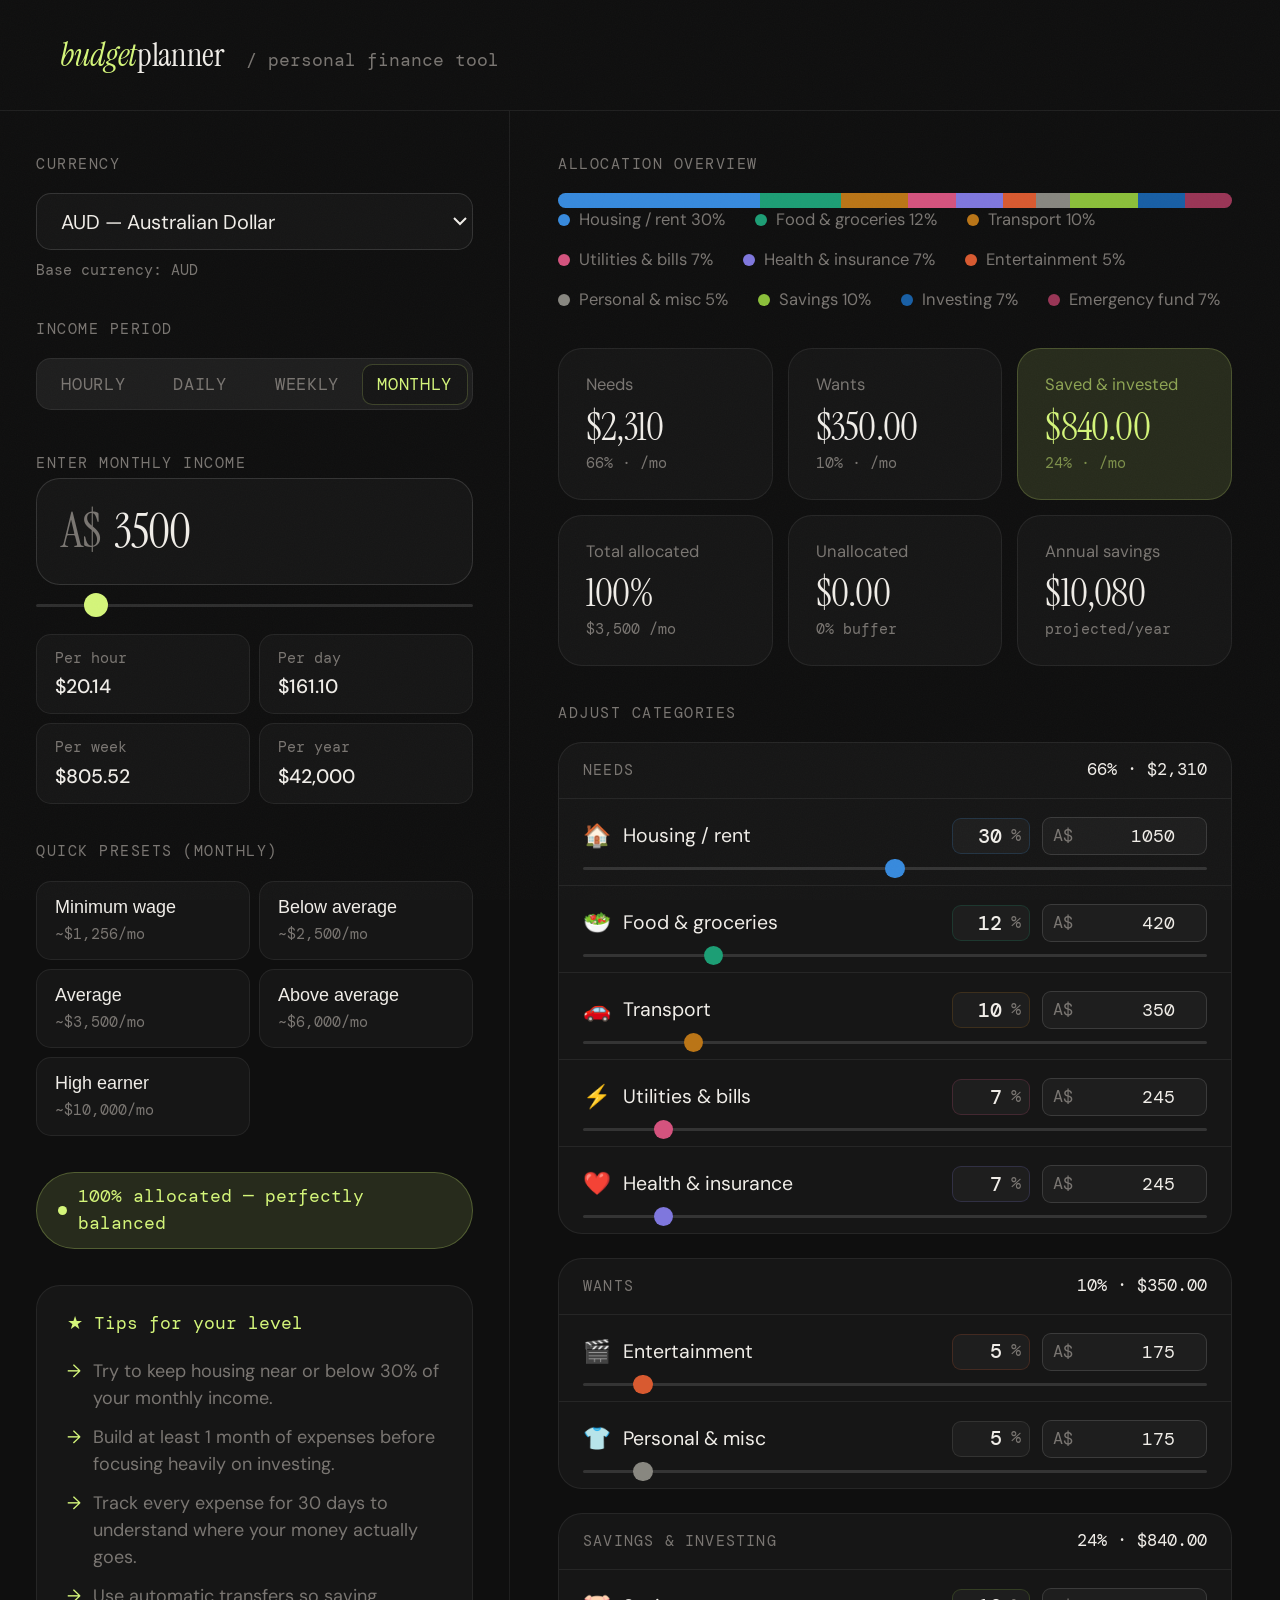
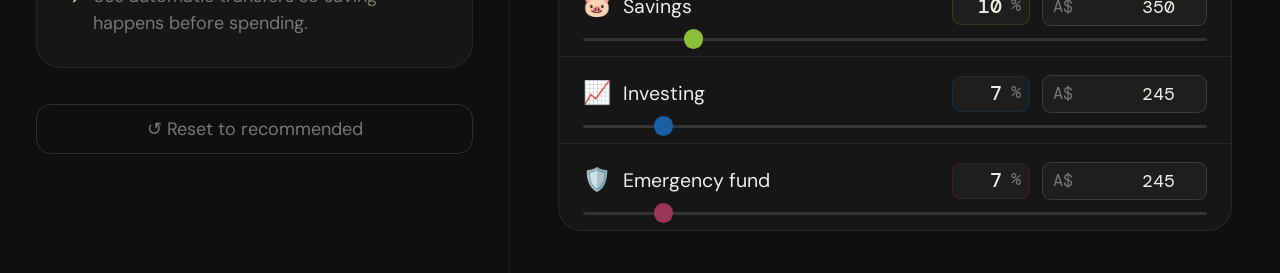
<file: index.html>
<!DOCTYPE html>
<html lang="en">
<head>
  <meta charset="UTF-8" />
  <meta name="viewport" content="width=device-width, initial-scale=1.0" />
  <title>Budget Planner</title>

  <link rel="preconnect" href="https://fonts.googleapis.com" />
  <link rel="preconnect" href="https://fonts.gstatic.com" crossorigin />
  <link href="https://fonts.googleapis.com/css2?family=DM+Mono:wght@400;500&family=Instrument+Serif:ital@0;1&family=DM+Sans:wght@300;400;500;600&display=swap" rel="stylesheet" />
  <link rel="stylesheet" href="style.css" />
</head>
<body>
  <div class="grain" aria-hidden="true"></div>

  <header class="site-header">
    <div class="logo"><em>budget</em>planner</div>
    <div class="logo-sub">/ personal finance tool</div>
  </header>

  <div class="app">
    <aside class="sidebar fade-in">
      <section>
        <div class="section-label">Currency</div>
        <select id="currencySelect" class="currency-select" aria-label="Currency selector"></select>
        <div class="currency-note" id="currencyNote"></div>
      </section>

      <section>
        <div class="section-label">Income period</div>
        <div class="period-tabs" id="periodTabs" role="tablist" aria-label="Income period selector"></div>
      </section>

      <section>
        <label class="section-label" id="incomeLabel" for="incomeInput">Enter monthly income</label>
        <div class="income-input-wrap">
          <span class="income-prefix" id="incomePrefix" aria-hidden="true">$</span>
          <input
            type="number"
            class="income-input"
            id="incomeInput"
            min="0"
            step="1"
            inputmode="decimal"
            placeholder="3500"
          />
        </div>

        <input type="range" id="incomeSlider" min="0" max="30000" step="50" value="3500" aria-label="Income slider" />
        <div class="income-conversions" id="conversionChips"></div>
      </section>

      <section>
        <div class="section-label">Quick presets <span class="muted-small">(monthly)</span></div>
        <div class="preset-grid" id="presetGrid"></div>
      </section>

      <section>
        <div id="statusPill" class="status-pill status-ok" role="status">
          <span class="dot" aria-hidden="true"></span>
          <span id="statusText">—</span>
        </div>
      </section>

      <section class="tip-block">
        <div class="tip-title">★ Tips for your level</div>
        <div id="tipsContent"></div>
      </section>

      <button class="reset-btn" id="resetButton" type="button">↺ Reset to recommended</button>
    </aside>

    <main class="main fade-in">
      <section>
        <div class="section-label">Allocation overview</div>
        <div class="bar-wrap" id="stackedBar"></div>
        <div class="legend-row" id="legendRow"></div>
      </section>

      <section>
        <div class="snapshot-grid" id="snapshotGrid"></div>
      </section>

      <section>
        <div class="section-label">Adjust categories</div>
        <div class="groups" id="groups"></div>
      </section>
    </main>
  </div>
  <script src="script.js"></script>
</body>
</html>
</file>
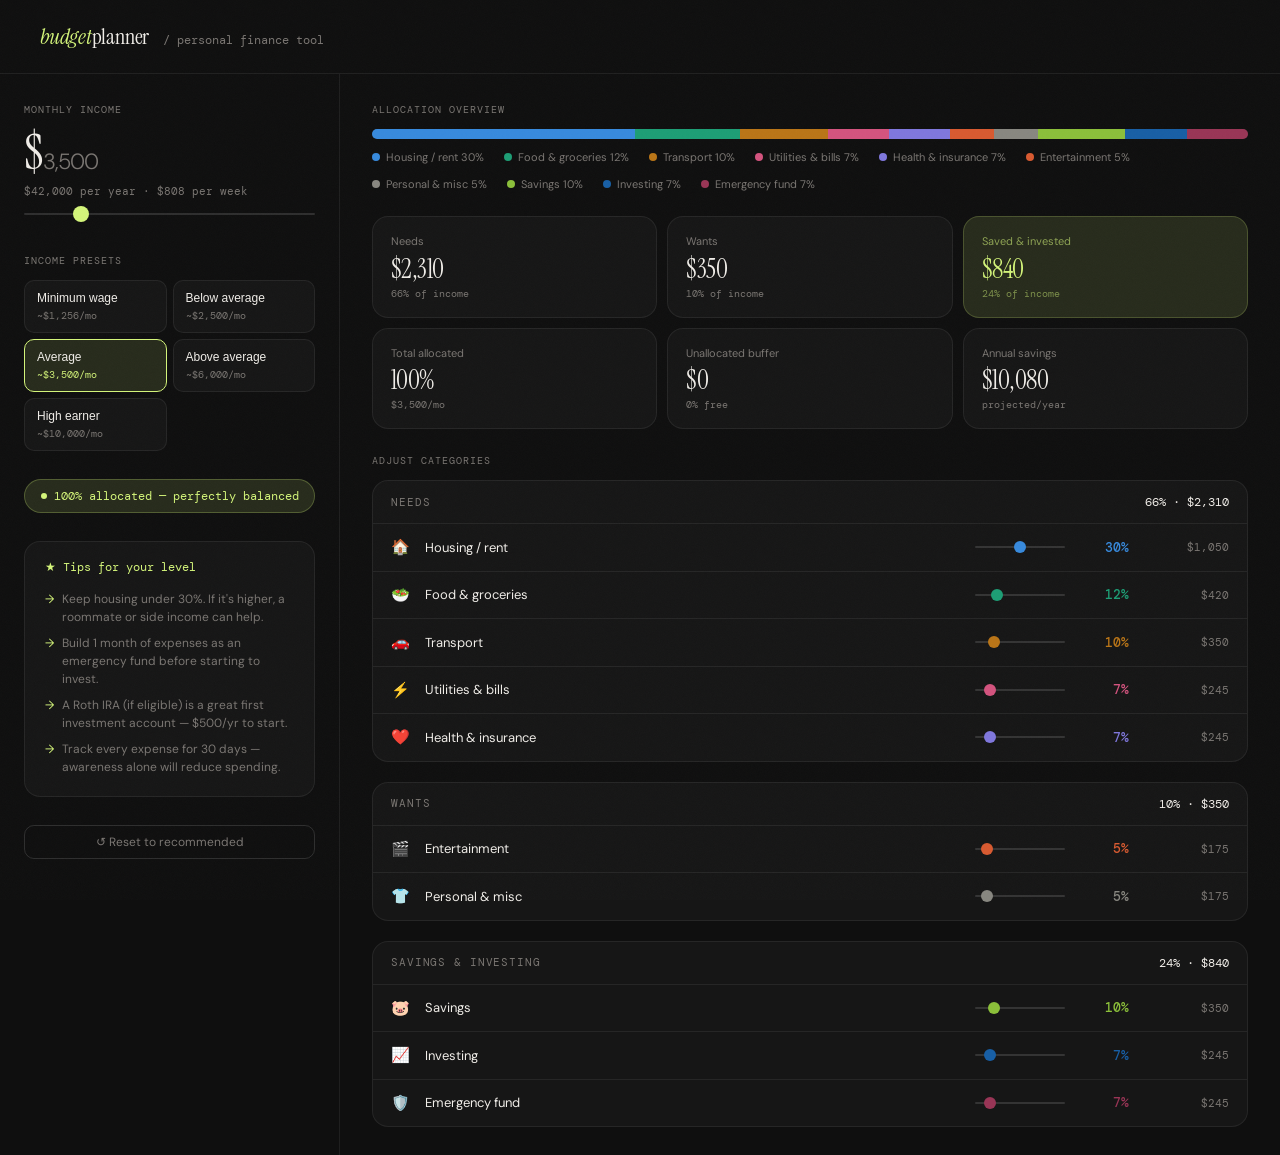
<file: budget-planner.html>
<!DOCTYPE html>
<html lang="en">
<head>
<meta charset="UTF-8">
<meta name="viewport" content="width=device-width, initial-scale=1.0">
<title>Budget Planner</title>
<link rel="preconnect" href="https://fonts.googleapis.com">
<link rel="preconnect" href="https://fonts.gstatic.com" crossorigin>
<link href="https://fonts.googleapis.com/css2?family=DM+Mono:wght@400;500&family=Instrument+Serif:ital@0;1&family=DM+Sans:wght@300;400;500&display=swap" rel="stylesheet">
<style>
:root {
  --bg: #0f0f0f;
  --surface: #161616;
  --surface2: #1e1e1e;
  --border: rgba(255,255,255,0.07);
  --border2: rgba(255,255,255,0.13);
  --text: #f0ede8;
  --muted: #7a7672;
  --accent: #d4f57a;
  --accent-dim: rgba(212,245,122,0.12);
  --danger: #f56a6a;
  --danger-dim: rgba(245,106,106,0.12);
  --warn: #f5c56a;
  --warn-dim: rgba(245,197,106,0.12);
  --radius: 10px;
  --radius-lg: 16px;
  --font-display: 'Instrument Serif', serif;
  --font-body: 'DM Sans', sans-serif;
  --font-mono: 'DM Mono', monospace;
}

*, *::before, *::after { box-sizing: border-box; margin: 0; padding: 0; }

body {
  background: var(--bg);
  color: var(--text);
  font-family: var(--font-body);
  font-size: 14px;
  min-height: 100vh;
  line-height: 1.5;
}

.grain {
  position: fixed;
  inset: 0;
  pointer-events: none;
  z-index: 999;
  opacity: 0.025;
  background-image: url("data:image/svg+xml,%3Csvg viewBox='0 0 256 256' xmlns='http://www.w3.org/2000/svg'%3E%3Cfilter id='noise'%3E%3CfeTurbulence type='fractalNoise' baseFrequency='0.9' numOctaves='4' stitchTiles='stitch'/%3E%3C/filter%3E%3Crect width='100%25' height='100%25' filter='url(%23noise)'/%3E%3C/svg%3E");
  background-size: 180px;
}

header {
  border-bottom: 1px solid var(--border);
  padding: 20px 40px;
  display: flex;
  align-items: baseline;
  gap: 14px;
}

.logo {
  font-family: var(--font-display);
  font-size: 22px;
  color: var(--text);
  letter-spacing: -0.01em;
}

.logo em { font-style: italic; color: var(--accent); }

.logo-sub {
  font-size: 12px;
  color: var(--muted);
  font-family: var(--font-mono);
}

.app {
  display: grid;
  grid-template-columns: 340px 1fr;
  min-height: calc(100vh - 61px);
}

.sidebar {
  border-right: 1px solid var(--border);
  padding: 28px 24px;
  display: flex;
  flex-direction: column;
  gap: 28px;
}

.main {
  padding: 28px 32px;
  display: flex;
  flex-direction: column;
  gap: 24px;
}

.section-label {
  font-family: var(--font-mono);
  font-size: 10px;
  color: var(--muted);
  text-transform: uppercase;
  letter-spacing: .1em;
  margin-bottom: 12px;
}

.income-display {
  font-family: var(--font-display);
  font-size: 48px;
  line-height: 1;
  letter-spacing: -0.02em;
  color: var(--text);
}

.income-display span {
  font-size: 22px;
  color: var(--muted);
  font-family: var(--font-body);
  font-weight: 300;
}

.income-annual {
  font-family: var(--font-mono);
  font-size: 11px;
  color: var(--muted);
  margin-top: 6px;
}

input[type=range] {
  -webkit-appearance: none;
  appearance: none;
  width: 100%;
  height: 2px;
  background: var(--border2);
  border-radius: 1px;
  outline: none;
  cursor: pointer;
  margin: 10px 0;
}

input[type=range]::-webkit-slider-thumb {
  -webkit-appearance: none;
  appearance: none;
  width: 16px;
  height: 16px;
  border-radius: 50%;
  background: var(--accent);
  cursor: pointer;
  transition: transform .15s;
}

input[type=range]::-webkit-slider-thumb:hover { transform: scale(1.2); }

input[type=range].cat-sl::-webkit-slider-thumb {
  width: 12px;
  height: 12px;
}

.preset-grid {
  display: grid;
  grid-template-columns: 1fr 1fr;
  gap: 6px;
}

.preset-btn {
  background: var(--surface);
  border: 1px solid var(--border);
  border-radius: var(--radius);
  padding: 10px 12px;
  cursor: pointer;
  text-align: left;
  transition: border-color .15s, background .15s;
  color: var(--text);
}

.preset-btn:hover {
  border-color: var(--border2);
  background: var(--surface2);
}

.preset-btn.active {
  border-color: var(--accent);
  background: var(--accent-dim);
}

.preset-btn .p-name {
  font-size: 12px;
  font-weight: 500;
  display: block;
  margin-bottom: 2px;
}

.preset-btn .p-val {
  font-family: var(--font-mono);
  font-size: 10px;
  color: var(--muted);
}

.preset-btn.active .p-val { color: var(--accent); }

.status-pill {
  display: inline-flex;
  align-items: center;
  gap: 7px;
  padding: 7px 14px;
  border-radius: 999px;
  font-size: 12px;
  font-family: var(--font-mono);
  border: 1px solid;
  width: 100%;
  justify-content: center;
}

.status-ok { background: var(--accent-dim); color: var(--accent); border-color: rgba(212,245,122,0.25); }
.status-warn { background: var(--warn-dim); color: var(--warn); border-color: rgba(245,197,106,0.25); }
.status-over { background: var(--danger-dim); color: var(--danger); border-color: rgba(245,106,106,0.25); }

.dot { width: 6px; height: 6px; border-radius: 50%; background: currentColor; flex-shrink: 0; }

.snapshot-grid {
  display: grid;
  grid-template-columns: repeat(3, 1fr);
  gap: 10px;
}

.metric {
  background: var(--surface);
  border: 1px solid var(--border);
  border-radius: var(--radius-lg);
  padding: 16px 18px;
}

.metric-label { font-size: 11px; color: var(--muted); margin-bottom: 6px; }

.metric-val {
  font-family: var(--font-display);
  font-size: 26px;
  letter-spacing: -0.02em;
  color: var(--text);
  line-height: 1;
}

.metric-sub { font-size: 10px; color: var(--muted); font-family: var(--font-mono); margin-top: 4px; }

.metric.accent-card {
  background: var(--accent-dim);
  border-color: rgba(212,245,122,0.2);
}

.metric.accent-card .metric-val { color: var(--accent); }
.metric.accent-card .metric-label { color: rgba(212,245,122,0.6); }
.metric.accent-card .metric-sub { color: rgba(212,245,122,0.5); }

.bar-wrap {
  height: 10px;
  border-radius: 5px;
  overflow: hidden;
  display: flex;
  background: var(--surface2);
}

.bar-seg { height: 100%; transition: width .3s cubic-bezier(.4,0,.2,1); }

.groups {
  display: flex;
  flex-direction: column;
  gap: 20px;
}

.group-block {
  background: var(--surface);
  border: 1px solid var(--border);
  border-radius: var(--radius-lg);
  overflow: hidden;
}

.group-header {
  padding: 12px 18px;
  border-bottom: 1px solid var(--border);
  display: flex;
  align-items: center;
  justify-content: space-between;
}

.group-title {
  font-size: 11px;
  font-family: var(--font-mono);
  text-transform: uppercase;
  letter-spacing: .08em;
  color: var(--muted);
}

.group-total {
  font-family: var(--font-mono);
  font-size: 12px;
  color: var(--text);
}

.cat-row {
  display: grid;
  grid-template-columns: 22px 1fr 90px 52px 88px;
  align-items: center;
  gap: 12px;
  padding: 12px 18px;
  border-bottom: 1px solid var(--border);
  transition: background .1s;
}

.cat-row:last-child { border-bottom: none; }
.cat-row:hover { background: var(--surface2); }

.cat-icon { font-size: 15px; }

.cat-name {
  font-size: 13px;
  color: var(--text);
  font-weight: 400;
}

.cat-pct {
  font-family: var(--font-mono);
  font-size: 13px;
  font-weight: 500;
  text-align: right;
}

.cat-amt {
  font-family: var(--font-mono);
  font-size: 11px;
  color: var(--muted);
  text-align: right;
}

.legend-row {
  display: flex;
  flex-wrap: wrap;
  gap: 10px 20px;
}

.legend-item {
  display: flex;
  align-items: center;
  gap: 6px;
  font-size: 11px;
  color: var(--muted);
}

.legend-dot {
  width: 8px;
  height: 8px;
  border-radius: 50%;
  flex-shrink: 0;
}

.reset-btn {
  background: transparent;
  border: 1px solid var(--border2);
  border-radius: var(--radius);
  padding: 8px 14px;
  color: var(--muted);
  font-size: 12px;
  cursor: pointer;
  font-family: var(--font-body);
  transition: color .15s, border-color .15s;
  display: flex;
  align-items: center;
  gap: 6px;
  width: 100%;
  justify-content: center;
}

.reset-btn:hover { color: var(--text); border-color: var(--border2); }

.tip-block {
  background: var(--surface);
  border: 1px solid var(--border);
  border-radius: var(--radius-lg);
  padding: 16px 20px;
}

.tip-title {
  font-size: 12px;
  color: var(--accent);
  font-family: var(--font-mono);
  margin-bottom: 10px;
  display: flex;
  align-items: center;
  gap: 6px;
}

.tip-item {
  font-size: 12px;
  color: var(--muted);
  padding: 4px 0;
  display: flex;
  gap: 8px;
  line-height: 1.5;
}

.tip-item::before { content: '→'; color: var(--accent); flex-shrink: 0; }

@media (max-width: 900px) {
  .app { grid-template-columns: 1fr; }
  .sidebar { border-right: none; border-bottom: 1px solid var(--border); }
  header { padding: 16px 20px; }
  .main { padding: 20px; }
  .sidebar { padding: 20px; }
  .income-display { font-size: 36px; }
  .snapshot-grid { grid-template-columns: repeat(2, 1fr); }
}

@media (max-width: 480px) {
  .cat-row { grid-template-columns: 22px 1fr 44px 70px; }
  .cat-amt { display: none; }
  .snapshot-grid { grid-template-columns: 1fr 1fr; }
}

.fade-in {
  animation: fadeIn .4s ease both;
}

@keyframes fadeIn {
  from { opacity: 0; transform: translateY(6px); }
  to { opacity: 1; transform: translateY(0); }
}
</style>
</head>
<body>
<div class="grain"></div>

<header>
  <div class="logo"><em>budget</em>planner</div>
  <div class="logo-sub">/ personal finance tool</div>
</header>

<div class="app">
  <aside class="sidebar fade-in">
    <div>
      <div class="section-label">Monthly income</div>
      <div class="income-display" id="income-disp">$<span id="income-int">3,500</span></div>
      <div class="income-annual" id="income-annual">$42,000 per year</div>
      <input type="range" id="income-sl" min="1000" max="15000" step="50" value="3500">
    </div>

    <div>
      <div class="section-label">Income presets</div>
      <div class="preset-grid" id="preset-grid">
        <button class="preset-btn" onclick="setIncome(1256,this)">
          <span class="p-name">Minimum wage</span>
          <span class="p-val">~$1,256/mo</span>
        </button>
        <button class="preset-btn" onclick="setIncome(2500,this)">
          <span class="p-name">Below average</span>
          <span class="p-val">~$2,500/mo</span>
        </button>
        <button class="preset-btn active" onclick="setIncome(3500,this)">
          <span class="p-name">Average</span>
          <span class="p-val">~$3,500/mo</span>
        </button>
        <button class="preset-btn" onclick="setIncome(6000,this)">
          <span class="p-name">Above average</span>
          <span class="p-val">~$6,000/mo</span>
        </button>
        <button class="preset-btn" onclick="setIncome(10000,this)">
          <span class="p-name">High earner</span>
          <span class="p-val">~$10,000/mo</span>
        </button>
      </div>
    </div>

    <div>
      <div id="status-pill" class="status-pill status-ok">
        <span class="dot"></span>
        <span id="status-text">12% unallocated</span>
      </div>
    </div>

    <div id="tip-block" class="tip-block">
      <div class="tip-title">&#x2605; Tips for your level</div>
      <div id="tips-content"></div>
    </div>

    <button class="reset-btn" onclick="resetDefaults()">
      ↺ Reset to recommended
    </button>
  </aside>

  <main class="main fade-in">
    <div>
      <div class="section-label">Allocation overview</div>
      <div class="bar-wrap" id="stacked-bar" style="margin-bottom:10px"></div>
      <div class="legend-row" id="legend-row"></div>
    </div>

    <div>
      <div class="snapshot-grid" id="snapshot-grid"></div>
    </div>

    <div>
      <div class="section-label">Adjust categories</div>
      <div class="groups" id="groups"></div>
    </div>
  </main>
</div>

<script>
const CATS = [
  {key:'rent',    label:'Housing / rent',     icon:'🏠', color:'#378ADD', def:30, group:'Needs'},
  {key:'food',    label:'Food & groceries',   icon:'🥗', color:'#1D9E75', def:12, group:'Needs'},
  {key:'trans',   label:'Transport',          icon:'🚗', color:'#BA7517', def:10, group:'Needs'},
  {key:'util',    label:'Utilities & bills',  icon:'⚡', color:'#D4537E', def:7,  group:'Needs'},
  {key:'health',  label:'Health & insurance', icon:'❤️', color:'#7F77DD', def:7,  group:'Needs'},
  {key:'ent',     label:'Entertainment',      icon:'🎬', color:'#D85A30', def:5,  group:'Wants'},
  {key:'personal',label:'Personal & misc',    icon:'👕', color:'#888780', def:5,  group:'Wants'},
  {key:'savings', label:'Savings',            icon:'🐷', color:'#8BBF3A', def:10, group:'Savings & investing'},
  {key:'invest',  label:'Investing',          icon:'📈', color:'#185FA5', def:7,  group:'Savings & investing'},
  {key:'emerg',   label:'Emergency fund',     icon:'🛡️', color:'#993556', def:7,  group:'Savings & investing'},
];

let pcts = {};
let income = 3500;
CATS.forEach(c => pcts[c.key] = c.def);

const fmt = n => '$' + Math.round(n).toLocaleString();
const totalPct = () => CATS.reduce((a,c) => a + pcts[c.key], 0);

function getTips(inc) {
  if(inc <= 1500) return [
    'Prioritize housing, food, and a small emergency buffer before anything else.',
    'Look into housing assistance, food banks, and utility relief programs in your area.',
    'Even $20–$50/mo saved builds a powerful habit — automate it on payday.',
    'Cooking at home and public transport are your two biggest cost levers.'
  ];
  if(inc <= 3500) return [
    'Keep housing under 30%. If it\'s higher, a roommate or side income can help.',
    'Build 1 month of expenses as an emergency fund before starting to invest.',
    'A Roth IRA (if eligible) is a great first investment account — $500/yr to start.',
    'Track every expense for 30 days — awareness alone will reduce spending.'
  ];
  if(inc <= 7000) return [
    'Follow 50/30/20: 50% needs, 30% wants, 20% savings & investments.',
    'Max out your employer 401k match first — it\'s a guaranteed 50–100% return.',
    'After a 3–6 month emergency fund, shift extra to index fund investing.',
    'Automate savings transfers on payday so you never see the money in checking.'
  ];
  return [
    'At this level, lifestyle creep is the biggest risk — lock in your savings % first.',
    'Max your 401k ($23,500/yr) and HSA ($4,150 single) for tax advantages.',
    'After maxing tax-advantaged accounts, open a taxable brokerage for more.',
    'A fee-only financial advisor for a one-time plan can pay for itself many times over.'
  ];
}

function render() {
  const tot = totalPct();
  const rem = 100 - tot;

  document.getElementById('income-int').textContent = Math.round(income).toLocaleString();
  document.getElementById('income-annual').textContent = fmt(income * 12) + ' per year · ' + fmt(income / 4.33) + ' per week';
  document.getElementById('income-sl').value = income;

  const bar = document.getElementById('stacked-bar');
  bar.innerHTML = CATS.map(c =>
    `<div class="bar-seg" style="width:${pcts[c.key]}%;background:${c.color}" title="${c.label}: ${pcts[c.key]}%"></div>`
  ).join('');

  const legend = document.getElementById('legend-row');
  legend.innerHTML = CATS.map(c =>
    `<span class="legend-item"><span class="legend-dot" style="background:${c.color}"></span>${c.label} ${pcts[c.key]}%</span>`
  ).join('');

  const pill = document.getElementById('status-pill');
  const stxt = document.getElementById('status-text');
  if (rem > 0) {
    pill.className = 'status-pill status-ok';
    stxt.textContent = rem + '% unallocated — ' + fmt(income * rem / 100) + '/mo free';
  } else if (rem === 0) {
    pill.className = 'status-pill status-ok';
    stxt.textContent = '100% allocated — perfectly balanced';
  } else {
    pill.className = 'status-pill status-over';
    stxt.textContent = 'Over budget by ' + Math.abs(rem) + '% — reduce some categories';
  }

  const needs = ['rent','food','trans','util','health'].reduce((a,k) => a + pcts[k], 0);
  const wants = ['ent','personal'].reduce((a,k) => a + pcts[k], 0);
  const saves = ['savings','invest','emerg'].reduce((a,k) => a + pcts[k], 0);
  const unalloc = Math.max(0, rem);
  document.getElementById('snapshot-grid').innerHTML = `
    <div class="metric"><div class="metric-label">Needs</div><div class="metric-val">${fmt(income*needs/100)}</div><div class="metric-sub">${needs}% of income</div></div>
    <div class="metric"><div class="metric-label">Wants</div><div class="metric-val">${fmt(income*wants/100)}</div><div class="metric-sub">${wants}% of income</div></div>
    <div class="metric accent-card"><div class="metric-label">Saved &amp; invested</div><div class="metric-val">${fmt(income*saves/100)}</div><div class="metric-sub">${saves}% of income</div></div>
    <div class="metric"><div class="metric-label">Total allocated</div><div class="metric-val" style="color:${rem<0?'var(--danger)':'var(--text)'}">${tot}%</div><div class="metric-sub">${fmt(income*tot/100)}/mo</div></div>
    <div class="metric"><div class="metric-label">Unallocated buffer</div><div class="metric-val">${fmt(income*unalloc/100)}</div><div class="metric-sub">${unalloc}% free</div></div>
    <div class="metric"><div class="metric-label">Annual savings</div><div class="metric-val">${fmt(income*saves/100*12)}</div><div class="metric-sub">projected/year</div></div>
  `;

  const tips = getTips(income);
  document.getElementById('tips-content').innerHTML = tips.map(t =>
    `<div class="tip-item">${t}</div>`
  ).join('');

  CATS.forEach(c => {
    const sl = document.getElementById('sl-' + c.key);
    const pe = document.getElementById('pct-' + c.key);
    const ae = document.getElementById('amt-' + c.key);
    if (sl) sl.value = pcts[c.key];
    if (pe) pe.textContent = pcts[c.key] + '%';
    if (ae) ae.textContent = fmt(income * pcts[c.key] / 100);
    if (pe) pe.style.color = CATS.find(x=>x.key===c.key).color;
  });

  const groups = ['Needs', 'Wants', 'Savings & investing'];
  groups.forEach(g => {
    const cats = CATS.filter(c => c.group === g);
    const gtot = cats.reduce((a,c) => a + pcts[c.key], 0);
    const el = document.getElementById('gtot-' + g.replace(/[^a-z]/gi,''));
    if (el) el.textContent = gtot + '% · ' + fmt(income * gtot / 100);
  });
}

function buildGroups() {
  const groups = ['Needs', 'Wants', 'Savings & investing'];
  let html = '';
  groups.forEach(g => {
    const cats = CATS.filter(c => c.group === g);
    const gid = g.replace(/[^a-z]/gi,'');
    html += `<div class="group-block">
      <div class="group-header">
        <span class="group-title">${g}</span>
        <span class="group-total" id="gtot-${gid}"></span>
      </div>`;
    cats.forEach(c => {
      html += `<div class="cat-row">
        <span class="cat-icon">${c.icon}</span>
        <span class="cat-name">${c.label}</span>
        <input type="range" class="cat-sl" id="sl-${c.key}" min="0" max="60" step="1" value="${pcts[c.key]}"
          oninput="onSlide('${c.key}', this.value)"
          style="--thumb:${c.color}">
        <span class="cat-pct" id="pct-${c.key}">${pcts[c.key]}%</span>
        <span class="cat-amt" id="amt-${c.key}"></span>
      </div>`;
    });
    html += '</div>';
  });
  document.getElementById('groups').innerHTML = html;

  document.querySelectorAll('.cat-sl').forEach(sl => {
    const key = sl.id.replace('sl-','');
    const cat = CATS.find(c => c.key === key);
    sl.style.setProperty('--thumb-color', cat.color);
    sl.addEventListener('input', e => onSlide(key, e.target.value));
  });
}

const thumbStyle = document.createElement('style');
thumbStyle.textContent = CATS.map(c =>
  `#sl-${c.key}::-webkit-slider-thumb { background: ${c.color}; }`
).join('\n');
document.head.appendChild(thumbStyle);

function onSlide(key, val) {
  pcts[key] = parseInt(val);
  render();
}

function setIncome(val, btn) {
  income = val;
  document.getElementById('income-sl').value = val;
  document.querySelectorAll('.preset-btn').forEach(b => b.classList.remove('active'));
  if (btn) btn.classList.add('active');
  render();
}

function resetDefaults() {
  CATS.forEach(c => pcts[c.key] = c.def);
  income = 3500;
  document.getElementById('income-sl').value = 3500;
  document.querySelectorAll('.preset-btn').forEach(b => b.classList.remove('active'));
  document.querySelectorAll('.preset-btn')[2].classList.add('active');
  render();
}

document.getElementById('income-sl').addEventListener('input', e => {
  income = parseInt(e.target.value);
  document.querySelectorAll('.preset-btn').forEach(b => b.classList.remove('active'));
  render();
});

buildGroups();
render();
</script>
</body>
</html>
</file>
<file: style.css>
:root {
  --bg: #0f0f0f;
  --surface: #161616;
  --surface2: #1e1e1e;
  --border: rgba(255,255,255,0.07);
  --border2: rgba(255,255,255,0.13);
  --text: #f0ede8;
  --muted: #7a7672;
  --accent: #d4f57a;
  --accent-dim: rgba(212,245,122,0.12);
  --danger: #f56a6a;
  --danger-dim: rgba(245,106,106,0.12);
  --warn: #f5c56a;
  --warn-dim: rgba(245,197,106,0.12);
  --radius: 10px;
  --radius-lg: 16px;
  --font-display: 'Instrument Serif', serif;
  --font-body: 'DM Sans', sans-serif;
  --font-mono: 'DM Mono', monospace;
}

*, *::before, *::after { box-sizing: border-box; margin: 0; padding: 0; }

body {
  background: var(--bg);
  color: var(--text);
  font-family: var(--font-body);
  font-size: 14px;
  min-height: 100vh;
  line-height: 1.5;
  zoom: 150%;
}

.grain {
  position: fixed; inset: 0; pointer-events: none; z-index: 999; opacity: 0.025;
  background-image: url("data:image/svg+xml,%3Csvg viewBox='0 0 256 256' xmlns='http://www.w3.org/2000/svg'%3E%3Cfilter id='noise'%3E%3CfeTurbulence type='fractalNoise' baseFrequency='0.9' numOctaves='4' stitchTiles='stitch'/%3E%3C/filter%3E%3Crect width='100%25' height='100%25' filter='url(%23noise)'/%3E%3C/svg%3E");
  background-size: 180px;
}

header {
  border-bottom: 1px solid var(--border);
  padding: 20px 40px;
  display: flex;
  align-items: baseline;
  gap: 14px;
}
.logo { font-family: var(--font-display); font-size: 22px; color: var(--text); letter-spacing: -0.01em; }
.logo em { font-style: italic; color: var(--accent); }
.logo-sub { font-size: 12px; color: var(--muted); font-family: var(--font-mono); }

.app {
  display: grid;
  grid-template-columns: 340px 1fr;
  min-height: calc(100vh - 61px);
}

.sidebar {
  border-right: 1px solid var(--border);
  padding: 28px 24px;
  display: flex;
  flex-direction: column;
  gap: 24px;
}

.main { padding: 28px 32px; display: flex; flex-direction: column; gap: 24px; }

.section-label {
  font-family: var(--font-mono); font-size: 10px; color: var(--muted);
  text-transform: uppercase; letter-spacing: .1em; margin-bottom: 12px;
}

/* ── Period tabs ── */
.period-tabs {
  display: flex;
  background: var(--surface2);
  border: 1px solid var(--border);
  border-radius: var(--radius);
  padding: 3px;
  gap: 2px;
}
.period-tab {
  flex: 1;
  background: transparent;
  border: none;
  border-radius: 7px;
  padding: 6px 4px;
  font-size: 11px;
  font-family: var(--font-mono);
  color: var(--muted);
  cursor: pointer;
  transition: background .15s, color .15s;
  text-transform: uppercase;
  letter-spacing: .04em;
}
.period-tab.active {
  background: var(--surface);
  color: var(--accent);
  border: 1px solid rgba(212,245,122,0.2);
}

/* ── Income input ── */
.income-input-wrap {
  display: flex;
  align-items: center;
  background: var(--surface);
  border: 1px solid var(--border2);
  border-radius: var(--radius-lg);
  padding-left: 16px;
  overflow: hidden;
}

.income-prefix {
  flex-shrink: 0;
  font-family: var(--font-display);
  font-size: 32px;
  color: var(--muted);
  line-height: 1;
  margin-right: 8px;
}

.income-input {
  width: 100%;
  background: transparent;
  border: none;
  color: var(--text);
  font-family: var(--font-display);
  font-size: 32px;
  padding: 14px 14px 14px 0;
  outline: none;
  letter-spacing: -0.02em;
}
.income-input::-webkit-inner-spin-button,
.income-input::-webkit-outer-spin-button { -webkit-appearance: none; }
.income-input:focus { border-color: rgba(212,245,122,0.4); }
.income-input::placeholder { color: var(--muted); }

.income-conversions {
  display: grid;
  grid-template-columns: 1fr 1fr;
  gap: 6px;
  margin-top: 8px;
}
.conv-chip {
  background: var(--surface);
  border: 1px solid var(--border);
  border-radius: var(--radius);
  padding: 8px 12px;
}
.conv-chip-label { font-size: 10px; color: var(--muted); font-family: var(--font-mono); margin-bottom: 2px; }
.conv-chip-val { font-size: 13px; color: var(--text); font-weight: 500; }

/* slider */
input[type=range] {
  -webkit-appearance: none; appearance: none;
  width: 100%; height: 2px; background: var(--border2);
  border-radius: 1px; outline: none; cursor: pointer; margin: 10px 0;
}
input[type=range]::-webkit-slider-thumb {
  -webkit-appearance: none; appearance: none;
  width: 16px; height: 16px; border-radius: 50%;
  background: var(--accent); cursor: pointer; transition: transform .15s;
}
input[type=range]::-webkit-slider-thumb:hover { transform: scale(1.2); }

/* presets */
.preset-grid { display: grid; grid-template-columns: 1fr 1fr; gap: 6px; }
.preset-btn {
  background: var(--surface); border: 1px solid var(--border);
  border-radius: var(--radius); padding: 10px 12px; cursor: pointer;
  text-align: left; transition: border-color .15s, background .15s; color: var(--text);
}
.preset-btn:hover { border-color: var(--border2); background: var(--surface2); }
.preset-btn.active { border-color: var(--accent); background: var(--accent-dim); }
.preset-btn .p-name { font-size: 12px; font-weight: 500; display: block; margin-bottom: 2px; }
.preset-btn .p-val { font-family: var(--font-mono); font-size: 10px; color: var(--muted); }
.preset-btn.active .p-val { color: var(--accent); }

/* status */
.status-pill {
  display: inline-flex; align-items: center; gap: 7px; padding: 7px 14px;
  border-radius: 999px; font-size: 12px; font-family: var(--font-mono);
  border: 1px solid; width: 100%; justify-content: center;
}
.status-ok { background: var(--accent-dim); color: var(--accent); border-color: rgba(212,245,122,0.25); }
.status-over { background: var(--danger-dim); color: var(--danger); border-color: rgba(245,106,106,0.25); }
.dot { width: 6px; height: 6px; border-radius: 50%; background: currentColor; flex-shrink: 0; }

/* metrics */
.snapshot-grid { display: grid; grid-template-columns: repeat(3, 1fr); gap: 10px; }
.metric {
  background: var(--surface); border: 1px solid var(--border);
  border-radius: var(--radius-lg); padding: 16px 18px;
}
.metric-label { font-size: 11px; color: var(--muted); margin-bottom: 6px; }
.metric-val { font-family: var(--font-display); font-size: 26px; letter-spacing: -0.02em; color: var(--text); line-height: 1; }
.metric-sub { font-size: 10px; color: var(--muted); font-family: var(--font-mono); margin-top: 4px; }
.metric.accent-card { background: var(--accent-dim); border-color: rgba(212,245,122,0.2); }
.metric.accent-card .metric-val { color: var(--accent); }
.metric.accent-card .metric-label { color: rgba(212,245,122,0.6); }
.metric.accent-card .metric-sub { color: rgba(212,245,122,0.5); }

/* bar */
.bar-wrap { height: 10px; border-radius: 5px; overflow: hidden; display: flex; background: var(--surface2); }
.bar-seg { height: 100%; transition: width .3s cubic-bezier(.4,0,.2,1); }

/* categories */
.groups { display: flex; flex-direction: column; gap: 16px; }
.group-block { background: var(--surface); border: 1px solid var(--border); border-radius: var(--radius-lg); overflow: hidden; }
.group-header { padding: 10px 16px; border-bottom: 1px solid var(--border); display: flex; align-items: center; justify-content: space-between; }
.group-title { font-size: 10px; font-family: var(--font-mono); text-transform: uppercase; letter-spacing: .08em; color: var(--muted); }
.group-total { font-family: var(--font-mono); font-size: 11px; color: var(--text); }

.cat-row {
  padding: 12px 16px 10px;
  border-bottom: 1px solid var(--border);
  transition: background .1s;
}
.cat-row:last-child { border-bottom: none; }
.cat-row:hover { background: var(--surface2); }

/* top line: icon + name | pct input | amount */
.cat-top {
  display: grid;
  grid-template-columns: auto 1fr auto auto;
  align-items: center;
  gap: 8px;
  margin-bottom: 8px;
}
.cat-icon { font-size: 15px; line-height: 1; }
.cat-name { font-size: 13px; color: var(--text); font-weight: 400; }

/* editable % input */
.cat-pct-wrap {
  position: relative;
  display: flex;
  align-items: center;
}
.cat-pct-input {
  width: 52px;
  background: var(--surface2);
  border: 1px solid var(--border2);
  border-radius: 6px;
  color: var(--text);
  font-family: var(--font-mono);
  font-size: 13px;
  font-weight: 500;
  padding: 3px 18px 3px 7px;
  outline: none;
  text-align: right;
  -moz-appearance: textfield;
  transition: border-color .15s, background .15s;
}
.cat-pct-input::-webkit-inner-spin-button,
.cat-pct-input::-webkit-outer-spin-button { -webkit-appearance: none; }
.cat-pct-input:focus { border-color: rgba(255,255,255,0.25); background: var(--surface); }
.cat-pct-suffix {
  position: absolute;
  right: 6px;
  font-size: 11px;
  color: var(--muted);
  pointer-events: none;
  font-family: var(--font-mono);
}

.cat-amt {
  font-family: var(--font-mono);
  font-size: 12px;
  color: var(--muted);
  text-align: right;
  min-width: 84px;
}

/* slider row */
.cat-slider-row { display: flex; align-items: center; gap: 8px; }
.cat-slider-row input[type=range] { flex: 1; margin: 0; }
.cat-bar-fill {
  height: 3px;
  border-radius: 2px;
  margin-top: 2px;
  transition: width .25s;
}

/* legend */
.legend-row { display: flex; flex-wrap: wrap; gap: 10px 20px; }
.legend-item { display: flex; align-items: center; gap: 6px; font-size: 11px; color: var(--muted); }
.legend-dot { width: 8px; height: 8px; border-radius: 50%; flex-shrink: 0; }

/* tips / reset */
.tip-block { background: var(--surface); border: 1px solid var(--border); border-radius: var(--radius-lg); padding: 16px 20px; }
.tip-title { font-size: 12px; color: var(--accent); font-family: var(--font-mono); margin-bottom: 10px; }
.tip-item { font-size: 12px; color: var(--muted); padding: 4px 0; display: flex; gap: 8px; line-height: 1.5; }
.tip-item::before { content: '→'; color: var(--accent); flex-shrink: 0; }
.reset-btn {
  background: transparent; border: 1px solid var(--border2); border-radius: var(--radius);
  padding: 8px 14px; color: var(--muted); font-size: 12px; cursor: pointer;
  font-family: var(--font-body); transition: color .15s, border-color .15s;
  display: flex; align-items: center; gap: 6px; width: 100%; justify-content: center;
}
.reset-btn:hover { color: var(--text); border-color: var(--border2); }

.fade-in { animation: fadeIn .4s ease both; }
@keyframes fadeIn { from { opacity: 0; transform: translateY(6px); } to { opacity: 1; transform: none; } }

@media (max-width: 900px) {
  .app { grid-template-columns: 1fr; }
  .sidebar { border-right: none; border-bottom: 1px solid var(--border); }
  header { padding: 16px 20px; }
  .main { padding: 20px; }
  .sidebar { padding: 20px; }
  .snapshot-grid { grid-template-columns: repeat(2, 1fr); }
}
@media (max-width: 480px) {
  .cat-row { grid-template-columns: 22px 1fr 44px 70px; }
  .cat-amt { display: none; }
  .snapshot-grid { grid-template-columns: 1fr 1fr; }
}

.currency-select {
  width: 100%;
  background: var(--surface);
  border: 1px solid var(--border2);
  border-radius: var(--radius);
  color: var(--text);
  padding: 9px 12px;
  font-family: var(--font-body);
}

.currency-note {
  margin-top: 6px;
  font-size: 10px;
  color: var(--muted);
  font-family: var(--font-mono);
}

.cat-money-wrap {
  position: relative;
  width: 110px;
}

.cat-money-prefix {
  position: absolute;
  left: 7px;
  top: 50%;
  transform: translateY(-50%);
  color: var(--muted);
  font-size: 11px;
  font-family: var(--font-mono);
}

.cat-money-input {
  width: 100%;
  background: var(--surface2);
  border: 1px solid var(--border2);
  border-radius: 6px;
  color: var(--text);
  font-family: var(--font-mono);
  font-size: 12px;
  padding: 4px 6px 4px 28px;
  text-align: right;
  outline: none;
}
</file>
